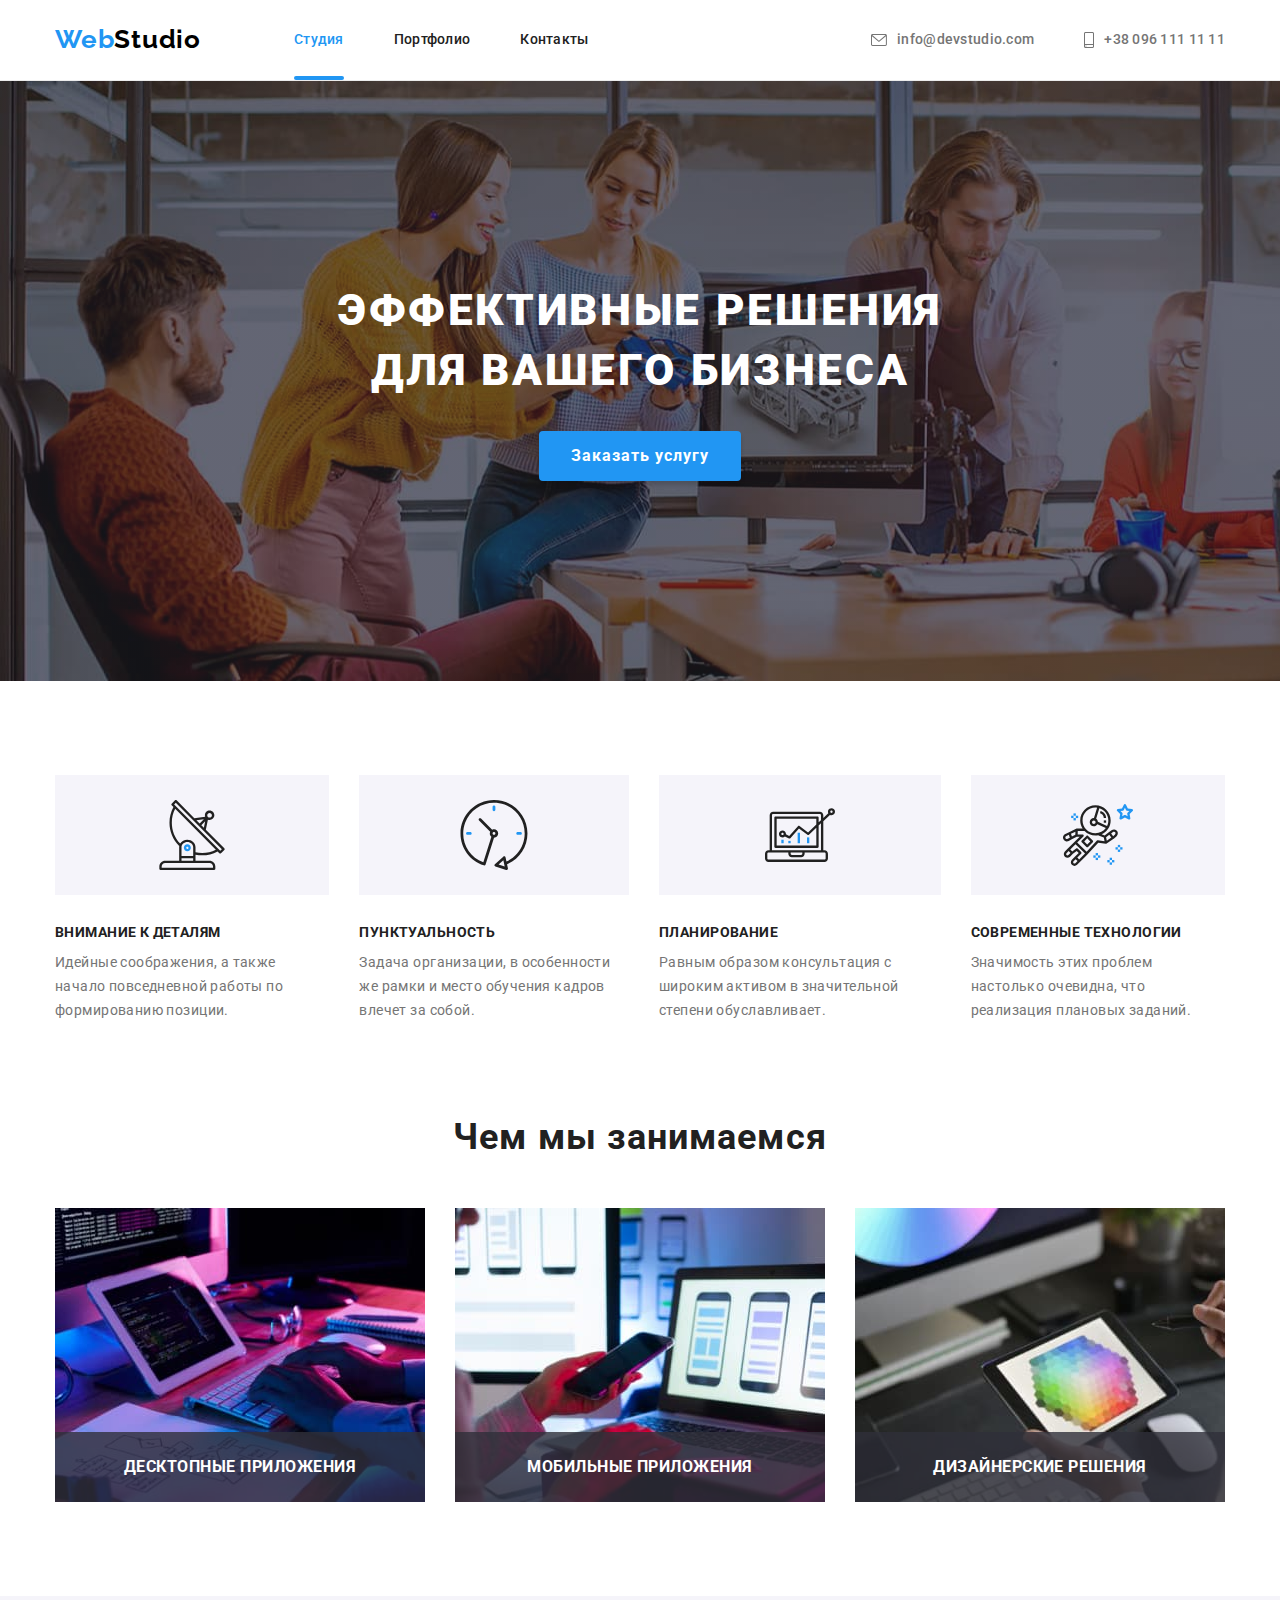
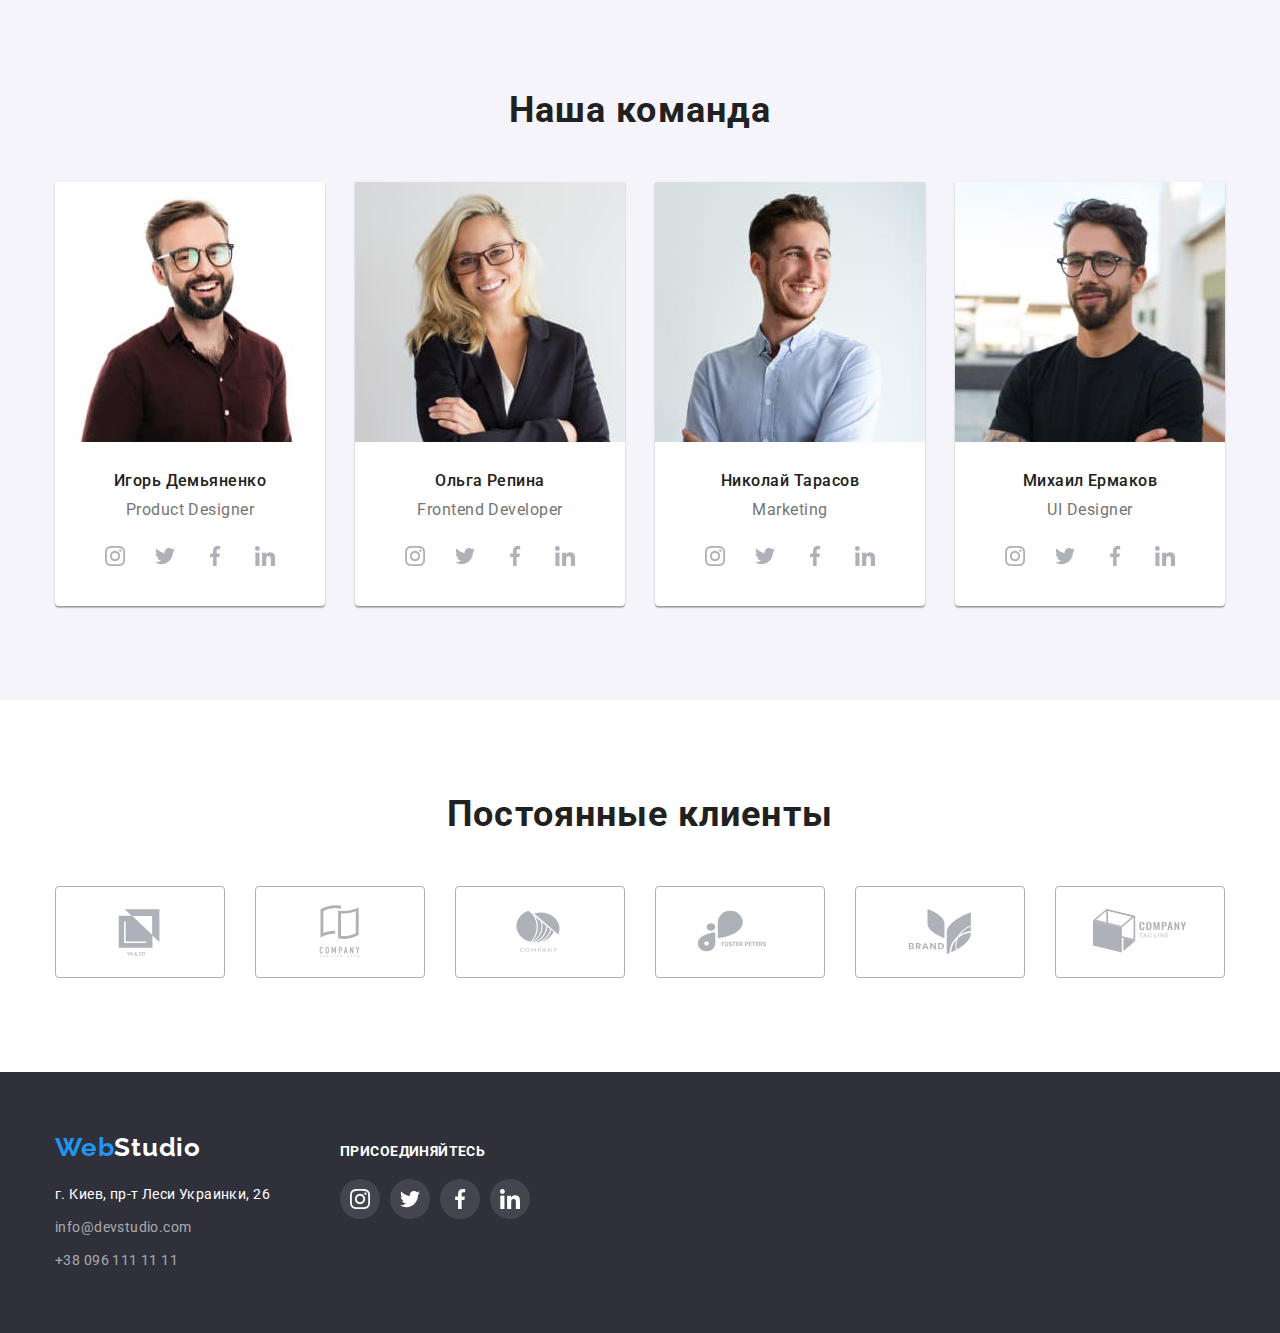
<file: index.html>
<!DOCTYPE html>
<html lang="ru">
  <head>
    <meta charset="UTF-8" />
    <meta http-equiv="X-UA-Compatible" content="IE=edge" />
    <meta name="viewport" content="width=device-width, initial-scale=1.0" />
    <link rel="preconnect" href="https://fonts.googleapis.com" />
    <link rel="preconnect" href="https://fonts.gstatic.com" crossorigin />
    <link
      href="https://fonts.googleapis.com/css2?family=Raleway:wght@700&family=Roboto:wght@400;500;700;900&display=swap"
      rel="stylesheet"
    />
    <link rel="stylesheet" href="./css/modern-normalize.css" />
    <link rel="stylesheet" href="./css/styles.css" />
    <title>Студия</title>
  </head>

  <body>
    <header class="header">
      <div class="container header__container">
        <nav class="nav">
          <a class="logo link" href="#" lang="en">
            Web<span class="nav__logo--second">Studio</span>
          </a>
          <ul class="nav__list list">
            <li class="nav__list__item">
              <a class="nav__link current link" href="#">Студия</a>
            </li>
            <li class="nav__list__item">
              <a class="nav__link link" href="./portfolio.html">Портфолио</a>
            </li>
            <li class="nav__list__item"><a class="nav__link link" href="#">Контакты</a></li>
          </ul>
        </nav>
        <ul class="header__contact list">
          <li class="contact__item">
            <a class="contact__link link" href="mailto:info@devstudio.com" lang="en">
              <svg class="contact-svg" width="16" height="12">
                <use href="./images/spriteSvg/symbol-defs.svg#icon-mail"></use>
              </svg>
              info@devstudio.com</a
            >
          </li>
          <li class="contact__item">
            <a class="contact__link link" href="tel:+380961111111">
              <svg class="contact-svg" width="10" height="16">
                <use href="./images/spriteSvg/symbol-defs.svg#icon-smartphone"></use>
              </svg>
              +38 096 111 11 11</a
            >
          </li>
        </ul>
      </div>
    </header>
    <main>
      <section class="hero">
        <div class="hero__content container">
          <h1 class="hero__head">Эффективные решения для вашего бизнеса</h1>
          <button data-modal-open class="hero__btn" type="button">Заказать услугу</button>
        </div>
      </section>
      <h2 hidden>Наши преимущества</h2>
      <section class="advantage section">
        <div class="container">
          <ul class="advantage__list list">
            <li class="advantage__item">
              <div class="advantage__svg">
                <svg class="advantege-svg" width="70" height="70">
                  <use href="./images/spriteSvg/symbol-defs.svg#icon-antenna"></use>
                </svg>
              </div>
              <h3 class="advantage__item__head">Внимание к деталям</h3>
              <p class="advantage__item__info">
                Идейные соображения, а также начало повседневной работы по формированию позиции.
              </p>
            </li>
            <li class="advantage__item">
              <div class="advantage__svg">
                <svg class="advantege-svg" width="70" height="70">
                  <use href="./images/spriteSvg/symbol-defs.svg#icon-clock"></use>
                </svg>
              </div>
              <h3 class="advantage__item__head">Пунктуальность</h3>
              <p class="advantage__item__info">
                Задача организации, в особенности же рамки и место обучения кадров влечет за собой.
              </p>
            </li>
            <li class="advantage__item">
              <div class="advantage__svg">
                <svg class="advantege-svg" width="70" height="70">
                  <use href="./images/spriteSvg/symbol-defs.svg#icon-diagram"></use>
                </svg>
              </div>
              <h3 class="advantage__item__head">Планирование</h3>
              <p class="advantage__item__info">
                Равным образом консультация с широким активом в значительной степени обуславливает.
              </p>
            </li>
            <li class="advantage__item">
              <div class="advantage__svg">
                <svg class="advantege-svg" width="70" height="70">
                  <use href="./images/spriteSvg/symbol-defs.svg#icon-astronaut"></use>
                </svg>
              </div>
              <h3 class="advantage__item__head">Современные технологии</h3>
              <p class="advantage__item__info">
                Значимость этих проблем настолько очевидна, что реализация плановых заданий.
              </p>
            </li>
          </ul>
        </div>
      </section>
      <section class="service section">
        <div class="container service__container">
          <h2 class="service__head second-head">Чем мы занимаемся</h2>
          <ul class="service__list list">
            <li class="servise__list__item">
              <img
                src="./images/project/box1.jpg"
                width="370"
                height="294"
                alt="Человек пишет код"
                class="servise__item__img"
              />
              <div class="servise__item__content">
                <h3 class="servise__item__head">Десктопные приложения</h3>
              </div>
            </li>
            <li class="servise__list__item">
              <img
                src="./images/project/box2.jpg"
                width="370"
                height="294"
                alt="Проверка интерфейса на телефоне"
                class="servise__item__img"
              />
              <div class="servise__item__content">
                <h3 class="servise__item__head">Мобильные приложения</h3>
              </div>
            </li>
            <li class="servise__list__item">
              <img
                src="./images/project/box3.jpg"
                width="370"
                height="294"
                alt="Выбор палитры цветов"
                class="servise__item__img"
              />
              <div class="servise__item__content">
                <h3 class="servise__item__head">Дизайнерские решения</h3>
              </div>
            </li>
          </ul>
        </div>
      </section>
      <section class="team section">
        <div class="container">
          <h2 class="team__head second-head">Наша команда</h2>
          <ul class="team__list list">
            <li class="team__list__item">
              <img
                class="team__item__img"
                src="./images/team/img.jpg"
                width="270"
                height="260"
                alt="Фото Игоря Демьяненко"
              />
              <div class="team__item__content">
                <h3 class="team__item__head">Игорь Демьяненко</h3>
                <p class="team__item__position" lang="en">Product Designer</p>
                <ul class="team__social social list">
                  <li class="team__social__item social__item">
                    <a class="team__link social__link link" href="">
                      <svg class="team__svg social__svg" width="20" height="20">
                        <use href="./images/spriteSvg/symbol-defs.svg#icon-instagram"></use>
                      </svg>
                    </a>
                  </li>
                  <li class="team__social__item social__item">
                    <a class="team__link social__link link" href="">
                      <svg class="team__svg social__svg" width="20" height="20">
                        <use href="./images/spriteSvg/symbol-defs.svg#icon-twitter"></use>
                      </svg>
                    </a>
                  </li>
                  <li class="team__social__item social__item">
                    <a class="team__link social__link link" href="">
                      <svg class="team__svg social__svg" width="20" height="20">
                        <use href="./images/spriteSvg/symbol-defs.svg#icon-facebook"></use>
                      </svg>
                    </a>
                  </li>
                  <li class="team__social__item social__item">
                    <a class="team__link social__link link" href="">
                      <svg class="team__svg social__svg" width="20" height="20">
                        <use href="./images/spriteSvg/symbol-defs.svg#icon-linkedin"></use>
                      </svg>
                    </a>
                  </li>
                </ul>
              </div>
            </li>
            <li class="team__list__item">
              <img
                class="team__item__img"
                src="./images/team/img-1.jpg"
                width="270"
                height="260"
                alt="Фото Ольги Репиной"
              />
              <div class="team__item__content">
                <h3 class="team__item__head">Ольга Репина</h3>
                <p class="team__item__position" lang="en">Frontend Developer</p>
                <ul class="team__social social list">
                  <li class="team__social__item social__item">
                    <a class="team__link social__link" href="">
                      <svg class="team__svg social__svg" width="20" height="20">
                        <use href="./images/spriteSvg/symbol-defs.svg#icon-instagram"></use>
                      </svg>
                    </a>
                  </li>
                  <li class="team__social__item social__item">
                    <a class="team__link social__link" href="">
                      <svg class="team__svg social__svg" width="20" height="20">
                        <use href="./images/spriteSvg/symbol-defs.svg#icon-twitter"></use>
                      </svg>
                    </a>
                  </li>
                  <li class="team__social__item social__item">
                    <a class="team__link social__link" href="">
                      <svg class="team__svg social__svg" width="20" height="20">
                        <use href="./images/spriteSvg/symbol-defs.svg#icon-facebook"></use>
                      </svg>
                    </a>
                  </li>
                  <li class="team__social__item social__item">
                    <a class="team__link social__link" href="">
                      <svg class="team__svg social__svg" width="20" height="20">
                        <use href="./images/spriteSvg/symbol-defs.svg#icon-linkedin"></use>
                      </svg>
                    </a>
                  </li>
                </ul>
              </div>
            </li>
            <li class="team__list__item">
              <img
                class="team__item__img"
                src="./images/team/img-2.jpg"
                width="270"
                height="260"
                alt="Фото Николая Тарасова"
              />
              <div class="team__item__content">
                <h3 class="team__item__head">Николай Тарасов</h3>
                <p class="team__item__position" lang="en">Marketing</p>
                <ul class="team__social social list">
                  <li class="team__social__item social__item">
                    <a class="team__link social__link" href="">
                      <svg class="team__svg social__svg" width="20" height="20">
                        <use href="./images/spriteSvg/symbol-defs.svg#icon-instagram"></use>
                      </svg>
                    </a>
                  </li>
                  <li class="team__social__item social__item">
                    <a class="team__link social__link" href="">
                      <svg class="team__svg social__svg" width="20" height="20">
                        <use href="./images/spriteSvg/symbol-defs.svg#icon-twitter"></use>
                      </svg>
                    </a>
                  </li>
                  <li class="team__social__item social__item">
                    <a class="team__link social__link" href="">
                      <svg class="team__svg social__svg" width="20" height="20">
                        <use href="./images/spriteSvg/symbol-defs.svg#icon-facebook"></use>
                      </svg>
                    </a>
                  </li>
                  <li class="team__social__item social__item">
                    <a class="team__link social__link" href="">
                      <svg class="team__svg social__svg" width="20" height="20">
                        <use href="./images/spriteSvg/symbol-defs.svg#icon-linkedin"></use>
                      </svg>
                    </a>
                  </li>
                </ul>
              </div>
            </li>
            <li class="team__list__item">
              <img
                class="team__item__img"
                src="./images/team/img-3.jpg"
                width="270"
                height="260"
                alt="Фото Михаила Ермакова"
              />
              <div class="team__item__content">
                <h3 class="team__item__head">Михаил Ермаков</h3>
                <p class="team__item__position" lang="en">UI Designer</p>
                <ul class="team__social social list">
                  <li class="team__social__item social__item">
                    <a class="team__link social__link" href="">
                      <svg class="team__svg social__svg" width="20" height="20">
                        <use href="./images/spriteSvg/symbol-defs.svg#icon-instagram"></use>
                      </svg>
                    </a>
                  </li>
                  <li class="team__social__item social__item">
                    <a class="team__link social__link" href="">
                      <svg class="team__svg social__svg" width="20" height="20">
                        <use href="./images/spriteSvg/symbol-defs.svg#icon-twitter"></use>
                      </svg>
                    </a>
                  </li>
                  <li class="team__social__item social__item">
                    <a class="team__link social__link" href="">
                      <svg class="team__svg social__svg" width="20" height="20">
                        <use href="./images/spriteSvg/symbol-defs.svg#icon-facebook"></use>
                      </svg>
                    </a>
                  </li>
                  <li class="team__social__item social__item">
                    <a class="team__link social__link" href="">
                      <svg class="team__svg social__svg" width="20" height="20">
                        <use href="./images/spriteSvg/symbol-defs.svg#icon-linkedin"></use>
                      </svg>
                    </a>
                  </li>
                </ul>
              </div>
            </li>
          </ul>
        </div>
      </section>
      <section class="client section">
        <div class="container">
          <h2 class="client__head second-head">Постоянные клиенты</h2>
          <ul class="client__list list">
            <li class="client__item">
              <a class="client__link" href="">
                <svg class="client__svg" width="106" height="60">
                  <use href="./images/spriteSvg/symbol-defs.svg#icon-foteer-1"></use>
                </svg>
              </a>
            </li>
            <li class="client__item">
              <a class="client__link" href="">
                <svg class="client__svg" width="106" height="60">
                  <use href="./images/spriteSvg/symbol-defs.svg#icon-foteer-2"></use>
                </svg>
              </a>
            </li>
            <li class="client__item">
              <a class="client__link" href="">
                <svg class="client__svg" width="106" height="60">
                  <use href="./images/spriteSvg/symbol-defs.svg#icon-foteer-3"></use>
                </svg>
              </a>
            </li>
            <li class="client__item">
              <a class="client__link" href="">
                <svg class="client__svg" width="106" height="60">
                  <use href="./images/spriteSvg/symbol-defs.svg#icon-foteer-4"></use>
                </svg>
              </a>
            </li>
            <li class="client__item">
              <a class="client__link" href="">
                <svg class="client__svg" width="106" height="60">
                  <use href="./images/spriteSvg/symbol-defs.svg#icon-foteer-5"></use>
                </svg>
              </a>
            </li>
            <li class="client__item">
              <a class="client__link" href="">
                <svg class="client__svg" width="106" height="60">
                  <use href="./images/spriteSvg/symbol-defs.svg#icon-foteer-6"></use>
                </svg>
              </a>
            </li>
          </ul>
        </div>
      </section>
    </main>
    <footer class="footer">
      <div class="container footer__container">
        <div class="footer__first">
          <a class="logo footer__logo link" href="#">
            Web<span class="footer__logo--second">Studio</span>
          </a>
          <address class="address">
            <ul class="address__list list">
              <li class="address__list__item">
                <a href="#" class="address__map address__link link"
                  >г. Киев, пр-т Леси Украинки, 26</a
                >
              </li>
              <li class="address__list__item">
                <a href="mailto:info@devstudio.com" class="address__contact address__link link"
                  >info@devstudio.com</a
                >
              </li>
              <li class="address__list__item">
                <a href="tel:+380961111111" class="address__contact address__link link"
                  >+38 096 111 11 11</a
                >
              </li>
            </ul>
          </address>
        </div>
        <div class="footer__second">
          <p class="footer__second__head">Присоединяйтесь</p>
          <ul class="footer__social social list">
            <li class="footer__social__item social__item">
              <a class="footer__link social__link" href="">
                <svg class="footer__svg social__svg" width="20" height="20">
                  <use href="./images/spriteSvg/symbol-defs.svg#icon-instagram"></use>
                </svg>
              </a>
            </li>
            <li class="footer__social__item social__item">
              <a class="footer__link social__link" href="">
                <svg class="footer__svg social__svg" width="20" height="20">
                  <use href="./images/spriteSvg/symbol-defs.svg#icon-twitter"></use>
                </svg>
              </a>
            </li>
            <li class="footer__social__item social__item">
              <a class="footer__link social__link" href="">
                <svg class="footer__svg social__svg" width="20" height="20">
                  <use href="./images/spriteSvg/symbol-defs.svg#icon-facebook"></use>
                </svg>
              </a>
            </li>
            <li class="footer__social__item social__item">
              <a class="footer__link social__link" href="">
                <svg class="footer__svg social__svg" width="20" height="20">
                  <use href="./images/spriteSvg/symbol-defs.svg#icon-linkedin"></use>
                </svg>
              </a>
            </li>
          </ul>
        </div>
      </div>
    </footer>
    <div data-modal class="backdrop is-hidden">
      <div class="modal">
        <button type="button" data-modal-close class="modal__close">
          <svg class="modal__svg__close" width="14" height="14">
            <use href="./images/spriteSvg/symbol-defs2.svg#icon-X"></use>
          </svg>
        </button>
      </div>
    </div>
    <script src="./js/modal.js"></script>
  </body>
</html>
</file>
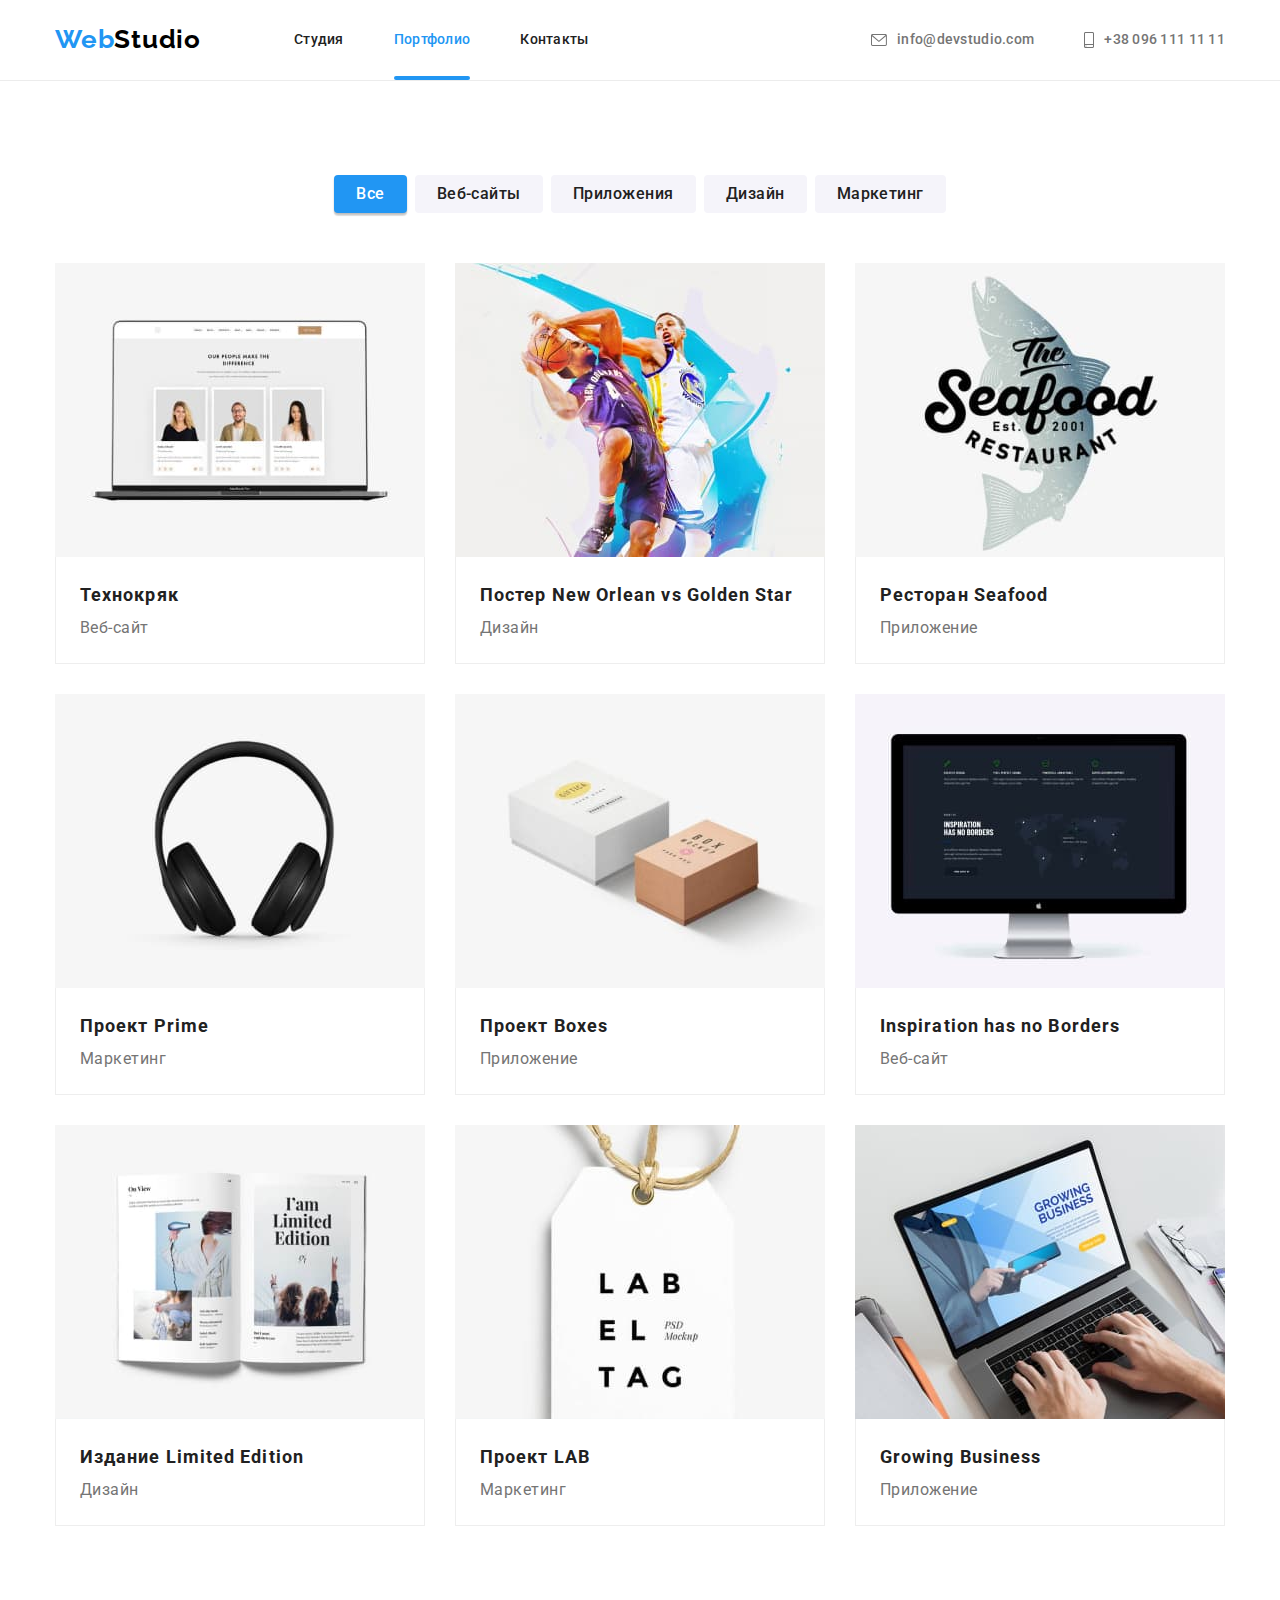
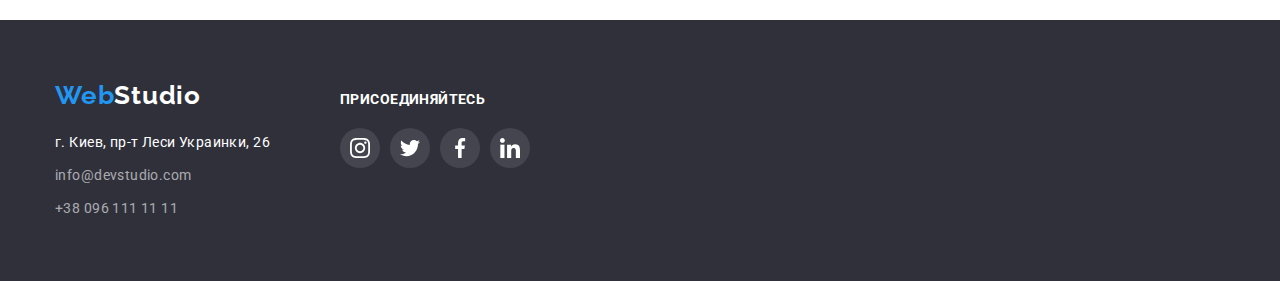
<file: portfolio.html>
<!DOCTYPE html>
<html lang="ru">
  <head>
    <meta charset="UTF-8" />
    <meta http-equiv="X-UA-Compatible" content="IE=edge" />
    <meta name="viewport" content="width=device-width, initial-scale=1.0" />
    <link rel="preconnect" href="https://fonts.googleapis.com" />
    <link rel="preconnect" href="https://fonts.gstatic.com" crossorigin />
    <link
      href="https://fonts.googleapis.com/css2?family=Raleway:wght@700&family=Roboto:wght@400;500;700;900&display=swap"
      rel="stylesheet"
    />
    <link rel="stylesheet" href="./css/modern-normalize.css" />

    <link rel="stylesheet" href="./css/styles.css" />
    <title>Портфолио</title>
  </head>

  <body>
    <header class="header">
      <div class="container header__container">
        <nav class="nav">
          <a class="logo link" href="#" lang="en">
            Web<span class="nav__logo--second">Studio</span>
          </a>
          <ul class="nav__list list">
            <li class="nav__list__item">
              <a class="nav__link link" href="./index.html">Студия</a>
            </li>
            <li class="nav__list__item">
              <a class="nav__link current link" href="#">Портфолио</a>
            </li>
            <li class="nav__list__item"><a class="nav__link link" href="#">Контакты</a></li>
          </ul>
        </nav>
        <ul class="header__contact list">
          <li class="contact__item">
            <a class="contact__link link" href="mailto:info@devstudio.com" lang="en">
              <svg class="contact-svg" width="16" height="12">
                <use href="./images/spriteSvg/symbol-defs.svg#icon-mail"></use>
              </svg>
              info@devstudio.com</a
            >
          </li>
          <li class="contact__item">
            <a class="contact__link link" href="tel:+380961111111">
              <svg class="contact-svg" width="10" height="16">
                <use href="./images/spriteSvg/symbol-defs.svg#icon-smartphone"></use>
              </svg>
              +38 096 111 11 11</a
            >
          </li>
        </ul>
      </div>
    </header>
    <main>
      <section class="projects section">
        <h1 hidden>Наши проекты</h1>
        <div class="container">
          <ul class="projects__btns list">
            <li class="project__btns__item">
              <button class="projects__btn current__btn" type="button">Все</button>
            </li>
            <li class="project__btns__item">
              <button class="projects__btn" type="button">Веб-сайты</button>
            </li>
            <li class="project__btns__item">
              <button class="projects__btn" type="button">Приложения</button>
            </li>
            <li class="project__btns__item">
              <button class="projects__btn" type="button">Дизайн</button>
            </li>
            <li class="project__btns__item">
              <button class="projects__btn" type="button">Маркетинг</button>
            </li>
          </ul>
          <ul class="projects__portfolio list">
            <li class="portfolio_item">
              <a href="#" class="portfolio__item--active link">
                <div class="portfolio__top__content">
                  <img
                    class="portfolio__item__img"
                    src="./images/portfolio/img.jpg"
                    alt="Технокряк"
                    width="370"
                    height="294"
                  />
                  <div class="portfolio__item__description">
                    <p class="portfolio__description__info">
                      Ресурс предлагает комплексные предложения с разным уровнем функционала и
                      сервисов. Все это позволит посетителю получить исчерпывающие сведения о
                      компании или частном лице.
                    </p>
                  </div>
                </div>
                <div class="portfolio__item__content">
                  <h3 class="portfolio__item__name">Технокряк</h3>
                  <p class="portfolio__item__product">Веб-сайт</p>
                </div>
              </a>
            </li>
            <li class="portfolio_item">
              <a href="#" class="portfolio__item--active link">
                <div class="portfolio__top__content">
                  <img
                    class="portfolio__item__img"
                    src="./images/portfolio/img-1.jpg"
                    alt="Постер New Orlean vs Golden Star"
                    width="370"
                    height="294"
                  />
                  <div class="portfolio__item__description">
                    <p class="portfolio__description__info">
                      Ресурс предлагает комплексные предложения с разным уровнем функционала и
                      сервисов. Все это позволит посетителю получить исчерпывающие сведения о
                      компании или частном лице.
                    </p>
                  </div>
                </div>
                <div class="portfolio__item__content">
                  <h3 class="portfolio__item__name">
                    Постер <span lang="en">New Orlean vs Golden Star</span>
                  </h3>
                  <p class="portfolio__item__product">Дизайн</p>
                </div>
              </a>
            </li>
            <li class="portfolio_item">
              <a href="#" class="portfolio__item--active link">
                <div class="portfolio__top__content">
                  <img
                    class="portfolio__item__img"
                    src="./images/portfolio/img-2.jpg"
                    alt="Ресторан Seafood"
                    width="370"
                    height="294"
                  />
                  <div class="portfolio__item__description">
                    <p class="portfolio__description__info">
                      Ресурс предлагает комплексные предложения с разным уровнем функционала и
                      сервисов. Все это позволит посетителю получить исчерпывающие сведения о
                      компании или частном лице.
                    </p>
                  </div>
                </div>
                <div class="portfolio__item__content">
                  <h3 class="portfolio__item__name">Ресторан <span lang="en">Seafood</span></h3>
                  <p class="portfolio__item__product">Приложение</p>
                </div>
              </a>
            </li>
            <li class="portfolio_item">
              <a href="#" class="portfolio__item--active link">
                <div class="portfolio__top__content">
                  <img
                    class="portfolio__item__img"
                    src="./images/portfolio/img-3.jpg"
                    alt="Проект Prime"
                    width="370"
                    height="294"
                  />
                  <div class="portfolio__item__description">
                    <p class="portfolio__description__info">
                      Ресурс предлагает комплексные предложения с разным уровнем функционала и
                      сервисов. Все это позволит посетителю получить исчерпывающие сведения о
                      компании или частном лице.
                    </p>
                  </div>
                </div>
                <div class="portfolio__item__content">
                  <h3 class="portfolio__item__name">Проект <span lang="en">Prime</span></h3>
                  <p class="portfolio__item__product">Маркетинг</p>
                </div>
              </a>
            </li>
            <li class="portfolio_item">
              <a href="#" class="portfolio__item--active link">
                <div class="portfolio__top__content">
                  <img
                    class="portfolio__item__img"
                    src="./images/portfolio/img-4.jpg"
                    alt="Проект Boxes"
                    width="370"
                    height="294"
                  />
                  <div class="portfolio__item__description">
                    <p class="portfolio__description__info">
                      Ресурс предлагает комплексные предложения с разным уровнем функционала и
                      сервисов. Все это позволит посетителю получить исчерпывающие сведения о
                      компании или частном лице.
                    </p>
                  </div>
                </div>
                <div class="portfolio__item__content">
                  <h3 class="portfolio__item__name">Проект <span lang="en">Boxes</span></h3>
                  <p class="portfolio__item__product">Приложение</p>
                </div>
              </a>
            </li>
            <li class="portfolio_item">
              <a href="#" class="portfolio__item--active link">
                <div class="portfolio__top__content">
                  <img
                    class="portfolio__item__img"
                    src="./images/portfolio/img-5.jpg"
                    alt="Inspiration has no Borders"
                    width="370"
                    height="294"
                  />
                  <div class="portfolio__item__description">
                    <p class="portfolio__description__info">
                      Ресурс предлагает комплексные предложения с разным уровнем функционала и
                      сервисов. Все это позволит посетителю получить исчерпывающие сведения о
                      компании или частном лице.
                    </p>
                  </div>
                </div>
                <div class="portfolio__item__content">
                  <h3 class="portfolio__item__name" lang="en">Inspiration has no Borders</h3>
                  <p class="portfolio__item__product">Веб-сайт</p>
                </div>
              </a>
            </li>
            <li class="portfolio_item">
              <a href="#" class="portfolio__item--active link">
                <div class="portfolio__top__content">
                  <img
                    class="portfolio__item__img"
                    src="./images/portfolio/img-6.jpg"
                    alt="Издание Limited Edition"
                    width="370"
                    height="294"
                  />
                  <div class="portfolio__item__description">
                    <p class="portfolio__description__info">
                      Ресурс предлагает комплексные предложения с разным уровнем функционала и
                      сервисов. Все это позволит посетителю получить исчерпывающие сведения о
                      компании или частном лице.
                    </p>
                  </div>
                </div>
                <div class="portfolio__item__content">
                  <h3 class="portfolio__item__name">
                    Издание <span lang="en">Limited Edition</span>
                  </h3>
                  <p class="portfolio__item__product">Дизайн</p>
                </div>
              </a>
            </li>
            <li class="portfolio_item">
              <a href="#" class="portfolio__item--active link">
                <div class="portfolio__top__content">
                  <img
                    class="portfolio__item__img"
                    src="./images/portfolio/img-7.jpg"
                    alt="Проект LAB"
                    width="370"
                    height="294"
                  />
                  <div class="portfolio__item__description">
                    <p class="portfolio__description__info">
                      Ресурс предлагает комплексные предложения с разным уровнем функционала и
                      сервисов. Все это позволит посетителю получить исчерпывающие сведения о
                      компании или частном лице.
                    </p>
                  </div>
                </div>
                <div class="portfolio__item__content">
                  <h3 class="portfolio__item__name">Проект LAB</h3>
                  <p class="portfolio__item__product">Маркетинг</p>
                </div>
              </a>
            </li>
            <li class="portfolio_item">
              <a href="#" class="portfolio__item--active link">
                <div class="portfolio__top__content">
                  <img
                    class="portfolio__item__img"
                    src="./images/portfolio/img-8.jpg"
                    alt="Growing Business"
                    width="370"
                    height="294"
                  />
                  <div class="portfolio__item__description">
                    <p class="portfolio__description__info">
                      Ресурс предлагает комплексные предложения с разным уровнем функционала и
                      сервисов. Все это позволит посетителю получить исчерпывающие сведения о
                      компании или частном лице.
                    </p>
                  </div>
                </div>
                <div class="portfolio__item__content">
                  <h3 class="portfolio__item__name" lang="en">Growing Business</h3>
                  <p class="portfolio__item__product">Приложение</p>
                </div>
              </a>
            </li>
          </ul>
        </div>
      </section>
    </main>
    <footer class="footer">
      <div class="container footer__container">
        <div class="footer__first">
          <a class="logo footer__logo link" href="#">
            Web<span class="footer__logo--second">Studio</span>
          </a>
          <address class="address">
            <ul class="address__list list">
              <li class="address__list__item">
                <a href="#" class="address__map address__link link"
                  >г. Киев, пр-т Леси Украинки, 26</a
                >
              </li>
              <li class="address__list__item">
                <a href="mailto:info@devstudio.com" class="address__contact address__link link"
                  >info@devstudio.com</a
                >
              </li>
              <li class="address__list__item">
                <a href="tel:+380961111111" class="address__contact address__link link"
                  >+38 096 111 11 11</a
                >
              </li>
            </ul>
          </address>
        </div>
        <div class="footer__second">
          <p class="footer__second__head">Присоединяйтесь</p>
          <ul class="footer__social social list">
            <li class="footer__social__item social__item">
              <a class="footer__link social__link" href="">
                <svg class="footer__svg social__svg" width="20" height="20">
                  <use href="./images/spriteSvg/symbol-defs.svg#icon-instagram"></use>
                </svg>
              </a>
            </li>
            <li class="footer__social__item social__item">
              <a class="footer__link social__link" href="">
                <svg class="footer__svg social__svg" width="20" height="20">
                  <use href="./images/spriteSvg/symbol-defs.svg#icon-twitter"></use>
                </svg>
              </a>
            </li>
            <li class="footer__social__item social__item">
              <a class="footer__link social__link" href="">
                <svg class="footer__svg social__svg" width="20" height="20">
                  <use href="./images/spriteSvg/symbol-defs.svg#icon-facebook"></use>
                </svg>
              </a>
            </li>
            <li class="footer__social__item social__item">
              <a class="footer__link social__link" href="">
                <svg class="footer__svg social__svg" width="20" height="20">
                  <use href="./images/spriteSvg/symbol-defs.svg#icon-linkedin"></use>
                </svg>
              </a>
            </li>
          </ul>
        </div>
      </div>
    </footer>
  </body>
</html>
</file>
<file: css/styles.css>
:root{
    --main--black:#212121;
    --link--color:#2196F3;
    --text--color:#757575;
    --black--color:#000;
    --white--color:#fff;
    --bg--color:#F5F4FA;
    --background--section:#2F303A;
    --border--color:#ECECEC;
    --back--portfolio:#EEEEEE;
    --social--color:#AFB1B8;
    --cubic--bezier:cubic-bezier(0.4, 0, 0.2, 1);
}



body{
    font-family: Roboto, sans-serif;
    color: var(--main--black);
    font-size: 14px;
}
.link{
    text-decoration: none;
    transition: color 250ms var(--cubic--bezier);
}
.list{
    list-style: none;
    padding-left: 0;
    margin: 0;
   
}

h1,h2,h3,p{
    margin: 0;
}

.container{
    max-width: 1200px;
    padding: 0 15px;
    margin: 0 auto;
}
.section{
    padding: 94px 0;
}

.header{
    background: var(--white--color);
    border-bottom: 1px solid  var(--border--color) ;
}

.header__container{
    display: flex;
    align-items: center;
}

.nav{
    display: flex;
    align-items: center;
}
.logo{
    font-family: 'Raleway';
    font-weight: 700;
    font-size: 26px;
    letter-spacing: 0.03em;
    line-height: 1.2;
    color: var(--link--color);
    padding: 24px 0;
}

.nav__logo--second{
    color: var(--black--color);
}

.nav__list{
    display: flex;
    margin-left: 93px;
    font-weight: 500;
    line-height: 1.14;
    letter-spacing: 0.02em;
}


.nav__list__item:not(:last-child) {
    margin-right: 50px;
}

.nav__link{
    color: var(--main--black);
    position: relative;
    padding: 32px 0;
    
}
.current{
    color: var(--link--color);
}
.current.nav__link::after{
    transform: scaleX(1);
}

.nav__link::after{
    position: absolute;
    display: block;
    content: '';
    width: 100%;
    bottom: -1px;
    border-bottom: 4px solid var(--link--color);
    border-radius:2px;
    transform: scaleX(0);
    transition: transform 500ms var(--cubic--bezier);
    
}

.nav__link:hover,
.nav__link:focus{
    color: var(--link--color);
}
.nav__list__item:hover .nav__link::after
 {
    transform: scaleX(1);
    transition: transform 500ms var(--cubic--bezier);
}

.header__contact{
    display: flex;
    margin-left: auto;
    font-weight: 500;
    font-size: 14px;
    line-height: 1.14;
    letter-spacing: 0.02em;
}

.contact__item:not(:last-child){
    margin-right: 50px;
}

.contact__link{
    color: var(--text--color);
    display: flex;
    align-items: center;
    padding: 32px 0;
}

.contact__link:hover,
.contact__link:focus {
    color: var(--link--color);
    transition: color 250ms var(--cubic--bezier);
}

.contact__link:hover .contact-svg,
.contact__link:focus .contact-svg{
    fill: var(--link--color);
    transition: fill 250ms var(--cubic--bezier);
}

.contact-svg{
    margin-right: 10px;
    fill: var(--text--color);
    transition: fill 250ms var(--cubic--bezier);

}

/* -----------------------------------HER0-------------------------- */
.hero{
    background-image:linear-gradient(rgba(47, 48, 58, 0.4),rgba(47, 48, 58, 0.4)),url(../images/hero/back.jpg);
    background-repeat: no-repeat;
    max-width: 1600px;
    margin: 0 auto;
    padding: 200px 0;
    background-size: cover;
}

.hero__content{
    text-align: center;
    max-width: 696px;


}
.hero__head{
    font-weight: 900;
    font-size: 44px;
    line-height: 1.36;
    text-align: center;
    letter-spacing: 0.06em;
    text-transform: uppercase;
    color: var(--white--color);
    margin-bottom: 30px;
}

.hero__btn{
    padding: 10px 32px;
    font-weight: 700;
    font-size: 16px;
    line-height: 1.88;
    letter-spacing: 0.06em;
    color: var(--white--color);
    background: var(--link--color);
    border-radius: 4px;
    border: none;
    box-shadow: 0px 4px 4px rgba(0, 0, 0, 0.15);
    cursor: pointer;
}

/* ------------------------------------ADVANTAGE-------------------------------- */
.advantage__list{
    display: flex;
    
}

.advantage__item{
    margin-right: 30px;
    width: calc((100%-90px)/4);
}
.advantage__item:last-child{
    margin-right: 0;
}
.advantage__svg{
    display: flex;
    justify-content:center ;
    align-items: center;
    margin-bottom: 30px;
    background: var(--bg--color);
    height: 120px;
}
.advantage__item__head{
    font-size: 14px;
    letter-spacing: 0.03em;
    text-transform: uppercase;
    line-height: 1.14;
    margin-bottom: 10px;
}

.advantage__item__info{
    line-height: 1.71;
    letter-spacing: 0.03em;
    color: var(--text--color);
}


/* ---------------------------------------SERVICE--------------------------- */
.service{
    padding-top: 0;
}

.second-head{
    text-align: center;
    font-size: 36px;
    line-height: 1.16;
    letter-spacing: 0.03em;
    margin-bottom: 50px;
}

.service__list{
    display: flex;
    justify-content: space-between;
}



.servise__list__item{
    position: relative;
    margin-right: 30px;
    width: calc((100% - 60px)/3);
}
.servise__list__item:last-child{
    margin-right: 0;
}
.servise__item__img{
    display: block;
    width: 100%;
}
.servise__item__content{
    position: absolute;
    display: flex;
    justify-content: center;
    align-items: center;
    bottom: 0;
    left: 0;
    background: rgba(47, 48, 58, 0.8);
    height: 70px;
    width: 100%;
    
}
.servise__item__head{
    font-size: 16px;
    color: var(--white--color);
    text-transform: uppercase;
    line-height: 1.14;
    letter-spacing: 0.03em;
}



/* --------------------------------------TEAM------------------------------- */
.team{
    background: var(--bg--color);
    margin: 0 auto;
}

.team__list{
    display: flex;
}

.team__list__item{
    margin-right: 30px;
    width: calc((100% - 90px)/4);
    background: var(--white--color);
    box-shadow: 0px 1px 3px rgba(0, 0, 0, 0.12), 0px 1px 1px rgba(0, 0, 0, 0.14), 0px 2px 1px rgba(0, 0, 0, 0.2);
    border-radius: 0px 0px 4px 4px;
}

.team__list__item:last-child{
    margin-right: 0;
}

.team__item__img{
    display: block;
    width: 100%;
    height: auto;
}

.team__item__content{
    padding: 30px 32px;
    text-align: center;
}

.team__item__head{
    font-weight: 500;
    font-size: 16px;
    line-height: 1.18;
    letter-spacing: 0.03em;
    margin-bottom: 10px;
}

.team__item__position{
   font-size: 16px;
   line-height: 1.18;
    letter-spacing: 0.03em;
    color: var(--text--color);
    margin-bottom:16px;
}

.social{
    display: flex;
    justify-content: center;
}
.social__item:not(:last-child){
    margin-right: 10px;
}

.social__link{
    display: flex;
    width: 40px;
    height: 40px;
    border-radius: 50%;
    align-items: center;
    justify-content: center;
    fill:var(--social--color) ;
    transition: background 250ms var(--cubic--bezier);
}
.team__svg{
    transition: fill 250ms var(--cubic--bezier);
}
.social__link:hover,
.social__link:focus{
    background: var(--link--color);
    transition: background 250ms var(--cubic--bezier);
}
.team__link:hover .team__svg,
.team__link:focus .team__svg
 {
    fill: var(--white--color);
    transition: fill 250ms var(--cubic--bezier);
}

/* ------------------------------CLIENT------------------------------- */

.client__list{
    display: flex;
}
.client__item{
    width: calc((100% - 150px)/6);
    margin-right: 30px;
    height: 92px;
}

.client__item:last-child{
    margin-right: 0;
}

.client__link{
    display: flex;
    justify-content: center;
    align-items: center;
    width: 100%;
    height: 100%;
    fill: var(--social--color);
    border: 1px solid var(--social--color);
    border-radius: 4px;
    transition: border 250ms var(--cubic--bezier);
}

.client__svg{
    transition: fill 250ms var(--cubic--bezier);
}
.client__link:hover .client__svg,
.client__link:focus .client__svg
{   
    fill: var(--link--color);
    transition: fill 250ms var(--cubic--bezier);
}                       
.client__link:hover,
.client__link:focus {
    border: 1px solid #2196F3;
    transition: border 250ms var(--cubic--bezier);
}



/* ----------------------------------------FOOTER-------------------- */
.footer {
    background: var(--background--section);
    margin: 0 auto;
    padding: 60px 0;
}

.footer__container{
    display: flex;
    align-items: baseline;
}

.address{
    margin-top: 20px;
}

.address__list__item:not(:last-child){
    margin-bottom: 9px;
}
.footer__logo {
    padding: 0;
}
.footer__logo--second {
    color: var(--white--color);
}

.address {
    line-height: 1.71;
    letter-spacing: 0.03em;
    font-style: normal;
}

.address__map {
    color: var(--white--color);
}

.address__contact {
    color: rgba(255, 255, 255, 0.6);
}
.address__link:hover,
.address__link:focus {
    color: #2196F3;
}

.footer__second{
    margin-left: 70px;
}
.footer__second__head{
    font-size: 14px;
    font-weight: 700;
    line-height: 1.14;
    letter-spacing: 0.03em;
    text-transform: uppercase;
    color: var(--white--color);
    margin-bottom: 20px;
}

.footer__link{
    background: rgba(255, 255, 255, 0.1);
    fill: var(--white--color);
}






/* ------------------------------------------PORTFOLIO------------------------------------------ */
.projects__btns{
    display: flex;
    margin-bottom: 50px;
    justify-content: center;
}
.project__btns__item:not(:last-child){
    margin-right: 8px;
}

.projects__btn{
    padding: 6px 22px;
    font-family: Roboto;
    font-weight: 500;
    font-size: 16px;
    line-height: 1.62;       
    text-align: center;
    letter-spacing: 0.03em;
    color:var(--main--black);
    background-color: var(--bg--color);
    border-radius: 4px;
    border: none;
    cursor: pointer;
    transition: background-color 250ms var(--cubic--bezier), color 250ms var(--cubic--bezier), box-shadow 250ms var(--cubic--bezier);
}
.current__btn{
    background: var(--link--color);
    color: var(--white--color);
    box-shadow: 0px 3px 1px rgba(0, 0, 0, 0.1), 0px 1px 2px rgba(0, 0, 0, 0.08), 0px 2px 2px rgba(0, 0, 0, 0.12);
}



.projects__btn:hover,
.projects__btn:focus{
    background-color: var(--link--color);
    color: var(--white--color);
    box-shadow: 0px 3px 1px rgba(0, 0, 0, 0.1), 0px 1px 2px rgba(0, 0, 0, 0.08), 0px 2px 2px rgba(0, 0, 0, 0.12); 
    transition: background-color 250ms var(--cubic--bezier), color 250ms var(--cubic--bezier), box-shadow 250ms var(--cubic--bezier) ;
}

.projects__portfolio{
    display: flex;
    flex-wrap: wrap;
    margin-bottom: -30px;
}
.portfolio_item{
    display: flex;
    position: relative;
    margin:0 30px 30px 0 ;
    width: calc((100% - 60px)/3);
    
}
.portfolio_item:nth-child(3n){
    margin-right: 0;
}
.portfolio__item--active{
    width: 100%;
    transition: box-shadow 250ms var(--cubic--bezier);
}

.portfolio__item--active:hover,
.portfolio__item--active:focus{
    box-shadow: 0px 1px 1px rgba(0, 0, 0, 0.12), 0px 4px 4px rgba(0, 0, 0, 0.06), 1px 4px 6px rgba(0, 0, 0, 0.16);
    transition: box-shadow 250ms var(--cubic--bezier);
}
.portfolio__top__content {
    position: relative;
    overflow: hidden;
}
.portfolio__item__img{
    display: block;
    width: 100%;
    height: auto;
}

.portfolio__item__description {
    position: absolute;
    top: 0;
    left: 0;
    width: 100%;
    height: 100%;
    padding: 63px 24px;
    background: rgba(33, 150, 243, 0.9);
    transform: translateY(100%);
    transition: transform 250ms var(--cubic--bezier);
}

.portfolio__top__content:hover .portfolio__item__description,
.portfolio__item--active:focus .portfolio__item__description{
    transform: translateY(0);
    transition: transform 250ms var(--cubic--bezier);
}


.portfolio__item__content{
    padding: 20px 24px;
    background: var(--white--color);
    border: 1px solid #EEEEEE;
    border-top: 0;
}

.portfolio__item__name{
    color: var(--main--black);
    font-weight: 700;
    font-size: 18px;
    line-height: 2;
    letter-spacing: 0.06em;
}

.portfolio__item__product{
    font-size: 16px;
    line-height: 1.88;
    letter-spacing: 0.03em;
    color: var(--text--color);
}


.portfolio__description__info{
    font-size: 18px;
    line-height: 1.56;
    letter-spacing: 0.03em;
    color: var(--white--color);
}

/* ----------------------------------MODAL------------------------- */
.backdrop{
    position: fixed;
    top: 0;
    left: 0;
    width: 100%;
    height: 100%;
    background: rgba(0, 0, 0, 0.2);
    opacity: 1;
    transition: opacity 1000ms var(--cubic--bezier);
}
.backdrop.is-hidden {
    opacity: 0;
    pointer-events: none;
    visibility: hidden;
}

.backdrop.is-hidden .modal{
    transform: translate(-50%, -50%) scale(0.2);
}
.modal{
    position: absolute;
    top: 50%;
    left: 50%;
    transform: translate(-50%, -50%) scale(1);
    width: 528px;
    height: 581px;
    background: var(--white--color);
    transition: transform 1000ms var(--cubic--bezier), opacity 250ms var(--cubic--bezier);
}

.modal__close{
    position: absolute;
    display: flex;
    width: 30px;
    height: 30px;
    border: 1px solid rgba(0, 0, 0, 0.1);
    border-radius: 50%;
    justify-content: center;
    align-items: center;
    background: #fff;
    cursor: pointer;
    top: 8px;
    right: 8px;
    
}
</file>
